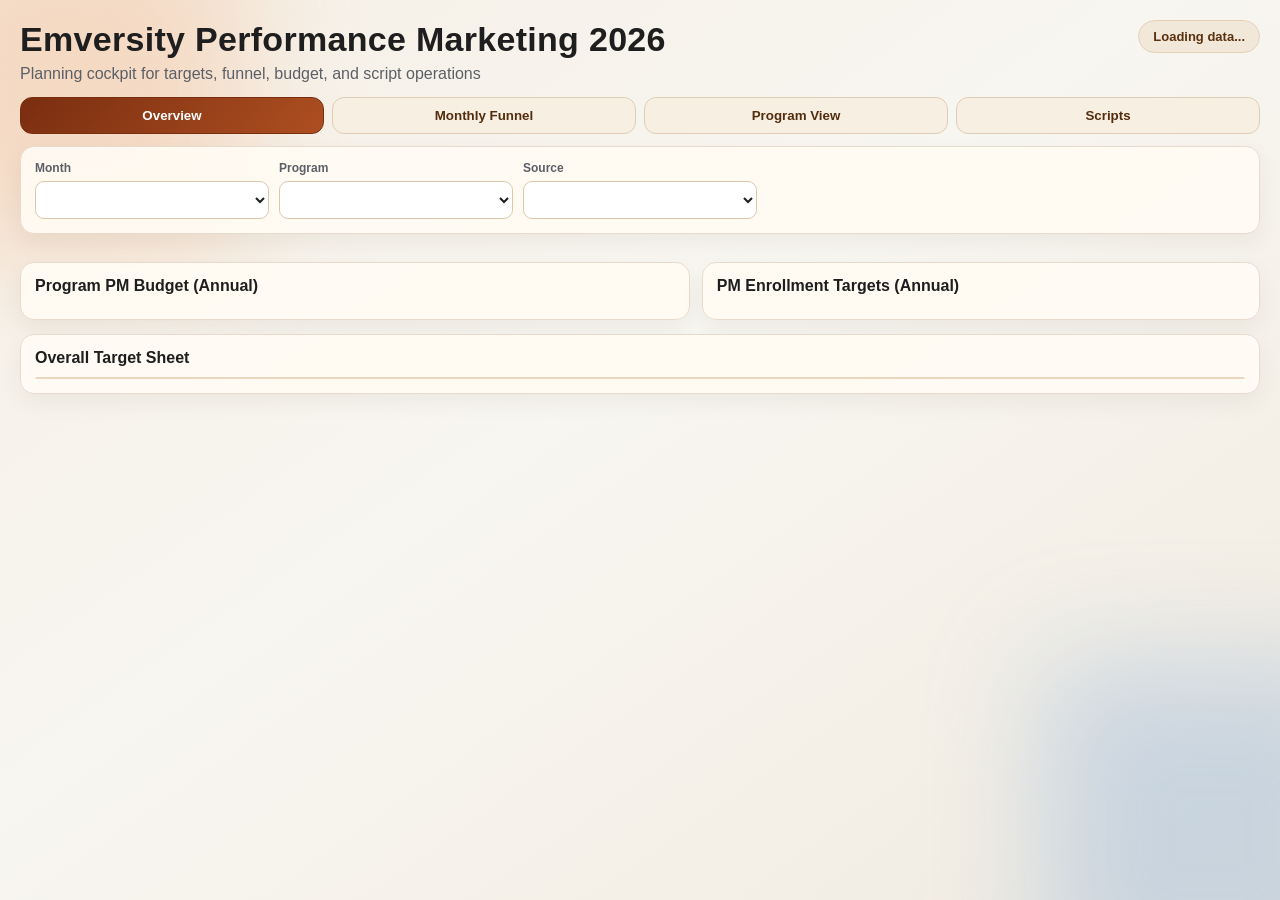
<file: index.html>
<!doctype html>
<html lang="en">
  <head>
    <meta charset="UTF-8" />
    <meta name="viewport" content="width=device-width, initial-scale=1.0" />
    <title>Emversity PM 2026</title>
    <meta http-equiv="refresh" content="0; url=./dashboard/" />
  </head>
  <body>
    <p>Redirecting to dashboard...</p>
    <p><a href="./dashboard/">Open dashboard</a></p>
  </body>
</html>
</file>
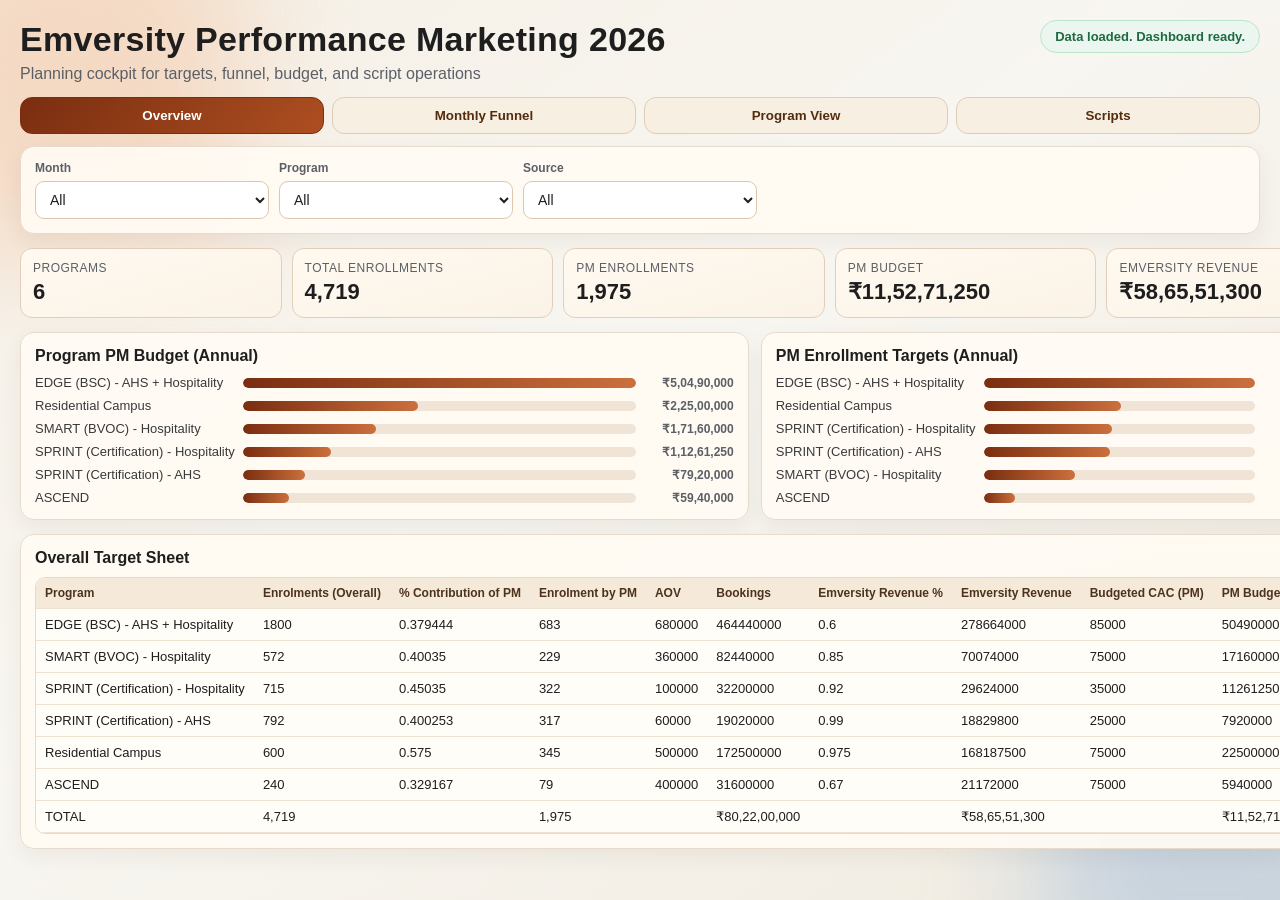
<file: dashboard/index.html>
<!doctype html>
<html lang="en">
  <head>
    <meta charset="UTF-8" />
    <meta name="viewport" content="width=device-width, initial-scale=1.0" />
    <title>Emversity PM 2026 Dashboard</title>
    <link rel="stylesheet" href="styles.css" />
  </head>
  <body>
    <div class="bg-glow bg-glow-a"></div>
    <div class="bg-glow bg-glow-b"></div>

    <header class="topbar">
      <div>
        <h1>Emversity Performance Marketing 2026</h1>
        <p class="subtitle">Planning cockpit for targets, funnel, budget, and script operations</p>
      </div>
      <div class="status" id="loadStatus">Loading data...</div>
    </header>

    <nav class="tabs" id="tabs">
      <button class="tab active" data-tab="overview">Overview</button>
      <button class="tab" data-tab="funnel">Monthly Funnel</button>
      <button class="tab" data-tab="programs">Program View</button>
      <button class="tab" data-tab="scripts">Scripts</button>
    </nav>

    <section class="panel filters">
      <div class="filter-item">
        <label for="monthFilter">Month</label>
        <select id="monthFilter"></select>
      </div>
      <div class="filter-item">
        <label for="programFilter">Program</label>
        <select id="programFilter"></select>
      </div>
      <div class="filter-item">
        <label for="sourceFilter">Source</label>
        <select id="sourceFilter"></select>
      </div>
      <div class="filter-item script-only">
        <label for="scriptProgramFilter">Script Program</label>
        <select id="scriptProgramFilter"></select>
      </div>
      <div class="filter-item wide script-only">
        <label for="scriptSearch">Script Search</label>
        <input id="scriptSearch" type="text" placeholder="Search hook, angle, CTA, tags..." />
      </div>
    </section>

    <section id="overviewTab" class="tab-content active">
      <div class="kpi-grid" id="overviewCards"></div>
      <div class="grid-2">
        <div class="panel">
          <h3>Program PM Budget (Annual)</h3>
          <div id="programBudgetBars" class="bars"></div>
        </div>
        <div class="panel">
          <h3>PM Enrollment Targets (Annual)</h3>
          <div id="programEnrollBars" class="bars"></div>
        </div>
      </div>
      <div class="panel">
        <h3>Overall Target Sheet</h3>
        <div class="table-wrap"><table id="overallTable"></table></div>
      </div>
    </section>

    <section id="funnelTab" class="tab-content">
      <div class="kpi-grid" id="funnelCards"></div>
      <div class="grid-2">
        <div class="panel">
          <h3>Monthly Spend vs Enrollments</h3>
          <svg id="trendChart" class="chart" viewBox="0 0 900 320" preserveAspectRatio="none"></svg>
        </div>
        <div class="panel">
          <h3>Source Split (Filtered)</h3>
          <div id="sourceBars" class="bars"></div>
        </div>
      </div>
      <div class="panel">
        <h3>Filtered Monthly Program Source Data</h3>
        <div class="table-wrap"><table id="funnelTable"></table></div>
      </div>
    </section>

    <section id="programsTab" class="tab-content">
      <div class="kpi-grid" id="programCards"></div>
      <div class="grid-2">
        <div class="panel">
          <h3>Program Monthly Budget Trend</h3>
          <svg id="programTrendChart" class="chart" viewBox="0 0 900 320" preserveAspectRatio="none"></svg>
        </div>
        <div class="panel">
          <h3>Program Funnel Mix (Filtered)</h3>
          <div id="funnelMixBars" class="bars"></div>
        </div>
      </div>
      <div class="panel">
        <h3>Program Monthly Funnel Plan</h3>
        <div class="table-wrap"><table id="programTable"></table></div>
      </div>
    </section>

    <section id="scriptsTab" class="tab-content">
      <div class="kpi-grid" id="scriptCards"></div>
      <div class="grid-2">
        <div class="panel">
          <h3>Top Angles by Script Count</h3>
          <div id="angleBars" class="bars"></div>
        </div>
        <div class="panel">
          <h3>Word Count Distribution</h3>
          <div id="wordCountBars" class="bars"></div>
        </div>
      </div>
      <div class="panel">
        <h3>Script Library</h3>
        <div class="table-wrap"><table id="scriptsTable"></table></div>
      </div>
    </section>

    <script src="app.js"></script>
  </body>
</html>
</file>
<file: dashboard/styles.css>
:root {
  --bg: #f6f3ee;
  --panel: #fffaf3;
  --ink: #1e1e1f;
  --muted: #5b5f66;
  --line: #e7dbcd;
  --brand: #7a2e10;
  --brand-soft: #d27a47;
  --good: #12734a;
  --warn: #8f5b00;
}

* {
  box-sizing: border-box;
}

body {
  margin: 0;
  font-family: "Avenir Next", "Trebuchet MS", "Segoe UI", sans-serif;
  color: var(--ink);
  background: linear-gradient(145deg, #f5efe5 0%, #f8f6f1 45%, #f1ebe0 100%);
  min-height: 100vh;
  padding: 20px;
  position: relative;
}

.bg-glow {
  position: fixed;
  z-index: -1;
  filter: blur(58px);
  opacity: 0.35;
  pointer-events: none;
}

.bg-glow-a {
  width: 320px;
  height: 320px;
  top: -70px;
  left: -80px;
  background: #f3b082;
}

.bg-glow-b {
  width: 340px;
  height: 340px;
  bottom: -100px;
  right: -100px;
  background: #7fa8d8;
}

.topbar {
  display: flex;
  justify-content: space-between;
  gap: 20px;
  align-items: flex-start;
  margin-bottom: 14px;
}

h1 {
  margin: 0;
  font-size: clamp(22px, 3vw, 34px);
  letter-spacing: 0.3px;
}

.subtitle {
  margin: 6px 0 0;
  color: var(--muted);
}

.status {
  background: #f2e8da;
  color: #5a310f;
  border: 1px solid #e4d0b6;
  border-radius: 999px;
  padding: 8px 14px;
  font-size: 13px;
  font-weight: 600;
  white-space: nowrap;
}

.tabs {
  display: grid;
  grid-template-columns: repeat(4, minmax(0, 1fr));
  gap: 8px;
  margin-bottom: 12px;
}

.tab {
  border: 1px solid #dfccb5;
  border-radius: 12px;
  background: #f8efe3;
  color: #522c0d;
  font-weight: 700;
  padding: 10px;
  cursor: pointer;
}

.tab.active {
  background: linear-gradient(130deg, #7a2e10, #ad4e21);
  color: #fff;
  border-color: #7a2e10;
}

.panel {
  background: rgba(255, 251, 244, 0.92);
  border: 1px solid var(--line);
  border-radius: 14px;
  padding: 14px;
  box-shadow: 0 8px 22px rgba(47, 28, 8, 0.06);
}

.filters {
  display: grid;
  grid-template-columns: repeat(5, minmax(0, 1fr));
  gap: 10px;
  margin-bottom: 14px;
}

.filter-item {
  display: flex;
  flex-direction: column;
  gap: 6px;
}

.filter-item.wide {
  grid-column: span 2;
}

.script-only {
  display: none;
}

.filters.show-scripts .script-only {
  display: flex;
}

label {
  font-size: 12px;
  color: var(--muted);
  font-weight: 700;
}

select,
input {
  height: 38px;
  border: 1px solid #dbc7ae;
  border-radius: 9px;
  padding: 0 10px;
  background: #fff;
  color: var(--ink);
  font-size: 14px;
}

.tab-content {
  display: none;
  gap: 14px;
}

.tab-content.active {
  display: grid;
}

.kpi-grid {
  display: grid;
  grid-template-columns: repeat(5, minmax(0, 1fr));
  gap: 10px;
}

.kpi {
  border: 1px solid #e1cfba;
  border-radius: 12px;
  padding: 12px;
  background: linear-gradient(165deg, #fff9f0, #fbf3e7);
}

.kpi .label {
  color: var(--muted);
  font-size: 12px;
  text-transform: uppercase;
  letter-spacing: 0.5px;
}

.kpi .value {
  margin-top: 4px;
  font-size: 22px;
  font-weight: 800;
}

.grid-2 {
  display: grid;
  grid-template-columns: 1.2fr 1fr;
  gap: 12px;
}

h3 {
  margin: 0 0 10px;
  font-size: 16px;
}

.chart {
  width: 100%;
  height: 320px;
  background: linear-gradient(180deg, #fffdf8, #fff7ed);
  border-radius: 10px;
  border: 1px solid #eadbc9;
}

.bars {
  display: grid;
  gap: 8px;
}

.bar-row {
  display: grid;
  grid-template-columns: 200px 1fr 90px;
  align-items: center;
  gap: 8px;
}

.bar-label {
  font-size: 13px;
  color: #3a3a3c;
  white-space: nowrap;
  overflow: hidden;
  text-overflow: ellipsis;
}

.bar-track {
  background: #efe4d6;
  border-radius: 999px;
  height: 10px;
  overflow: hidden;
}

.bar-fill {
  height: 100%;
  border-radius: 999px;
  background: linear-gradient(90deg, #7a2e10, #cb6f3d);
}

.bar-val {
  text-align: right;
  font-size: 12px;
  color: var(--muted);
  font-weight: 700;
}

.table-wrap {
  overflow: auto;
  border: 1px solid #ead8c1;
  border-radius: 10px;
}

table {
  width: 100%;
  border-collapse: collapse;
  font-size: 13px;
  background: #fffdf8;
}

th,
td {
  padding: 8px 9px;
  border-bottom: 1px solid #f0e3d2;
  text-align: left;
  white-space: nowrap;
}

th {
  position: sticky;
  top: 0;
  z-index: 2;
  background: #f5e9d9;
  color: #4d331d;
  font-size: 12px;
}

tr:hover td {
  background: #fff5e8;
}

@media (max-width: 1120px) {
  .filters {
    grid-template-columns: repeat(2, minmax(0, 1fr));
  }

  .filter-item.wide {
    grid-column: span 2;
  }

  .kpi-grid {
    grid-template-columns: repeat(2, minmax(0, 1fr));
  }

  .grid-2 {
    grid-template-columns: 1fr;
  }

  .tabs {
    grid-template-columns: repeat(2, minmax(0, 1fr));
  }

  .bar-row {
    grid-template-columns: 130px 1fr 80px;
  }
}
</file>
